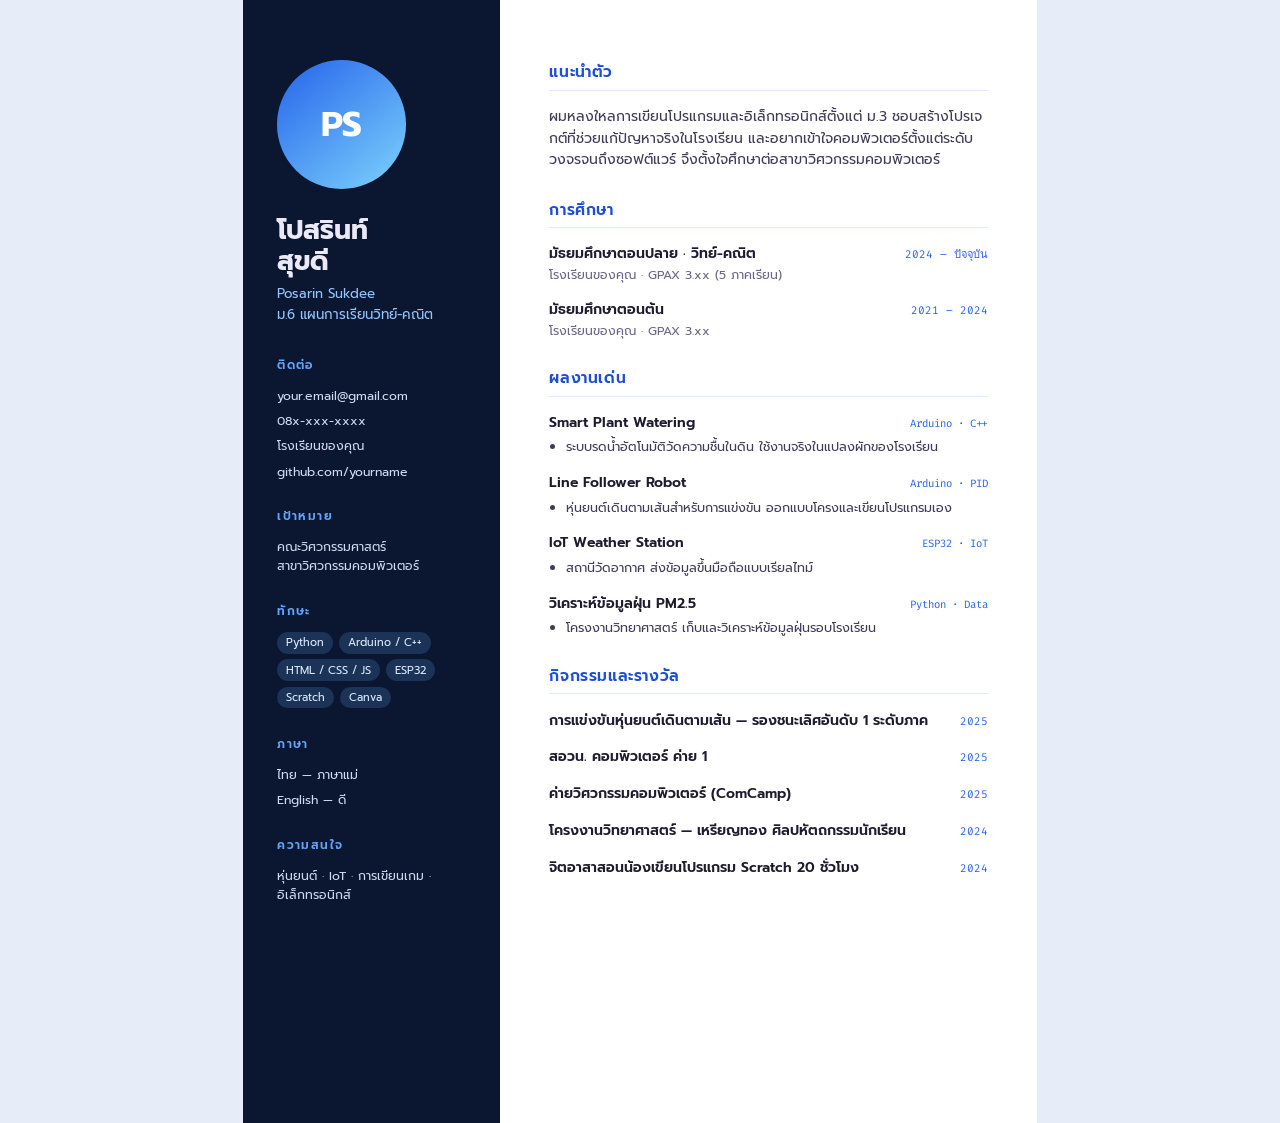
<file: resume.html>
<!DOCTYPE html>
<html lang="th">
<head>
  <meta charset="UTF-8" />
  <title>Posarin Sukdee — Portfolio</title>
  <!--
    แก้ข้อมูลในไฟล์นี้ แล้วสร้าง portfolio.pdf ใหม่ได้ 2 วิธี:
    1) เปิดไฟล์นี้ใน Chrome > Ctrl+P > Destination: Save as PDF > ตั้ง Margins: None > เปิด Background graphics > Save เป็น portfolio.pdf
    2) หรือให้ Claude สร้างให้ใหม่
  -->
  <link href="https://fonts.googleapis.com/css2?family=Prompt:wght@300;400;500;600;700&family=Fira+Code:wght@400;500&display=swap" rel="stylesheet" />
  <style>
    @page { size: A4; margin: 0; }
    * { margin: 0; padding: 0; box-sizing: border-box; }
    body { font-family: "Prompt", sans-serif; color: #1e1b2e; background: #e6edf8; font-size: 10.5pt; line-height: 1.55; -webkit-print-color-adjust: exact; print-color-adjust: exact; }
    .page { width: 210mm; height: 297mm; margin: 0 auto; background: #fff; display: grid; grid-template-columns: 68mm 1fr; overflow: hidden; }
    aside { background: #0b1630; color: #ece9f7; padding: 16mm 9mm; }
    .avatar { width: 34mm; height: 34mm; border-radius: 50%; margin-bottom: 7mm; display: grid; place-items: center; font-size: 26pt; font-weight: 700; color: #fff; background: linear-gradient(140deg, #2563eb, #7dd3fc); }
    aside h1 { font-size: 20pt; line-height: 1.15; font-weight: 700; }
    aside .role { color: #93c5fd; margin: 2mm 0 8mm; font-size: 10pt; }
    aside h3 { font-size: 9pt; letter-spacing: 0.12em; color: #60a5fa; margin: 7mm 0 3mm; font-weight: 600; }
    aside p, aside li { font-size: 9.3pt; color: #cfdbf2; }
    aside ul { list-style: none; display: flex; flex-direction: column; gap: 1.6mm; }
    .tags { display: flex; flex-wrap: wrap; gap: 1.5mm; }
    .tags span { font-size: 8.3pt; padding: 0.6mm 2.4mm; border-radius: 3mm; background: rgba(96, 165, 250, 0.2); color: #dbeafe; }
    main { padding: 16mm 13mm; }
    main h2 { font-size: 11.5pt; color: #1d4ed8; font-weight: 600; letter-spacing: 0.04em; padding-bottom: 1.5mm; margin: 0 0 4mm; border-bottom: 1.5px solid #dbeafe; }
    section { margin-bottom: 7mm; }
    .summary { color: #3f3a56; }
    .item { margin-bottom: 4mm; }
    .item-head { display: flex; justify-content: space-between; align-items: baseline; gap: 4mm; }
    .item h4 { font-size: 10.5pt; font-weight: 600; }
    .item .date { font-family: "Fira Code", monospace; font-size: 8.3pt; color: #2563eb; white-space: nowrap; }
    .item .org { color: #6b6585; font-size: 9.3pt; }
    .item ul { margin: 1mm 0 0 4.5mm; color: #3f3a56; font-size: 9.5pt; }
    .stack { font-family: "Fira Code", monospace; font-size: 8pt; color: #2563eb; }
  </style>
</head>
<body>
  <div class="page">
    <aside>
      <div class="avatar">PS</div>
      <h1>โปสรินท์<br />สุขดี</h1>
      <p class="role">Posarin Sukdee<br />ม.6 แผนการเรียนวิทย์-คณิต</p>

      <h3>ติดต่อ</h3>
      <ul>
        <li>your.email@gmail.com</li>
        <li>08x-xxx-xxxx</li>
        <li>โรงเรียนของคุณ</li>
        <li>github.com/yourname</li>
      </ul>

      <h3>เป้าหมาย</h3>
      <p>คณะวิศวกรรมศาสตร์<br />สาขาวิศวกรรมคอมพิวเตอร์</p>

      <h3>ทักษะ</h3>
      <div class="tags"><span>Python</span><span>Arduino / C++</span><span>HTML / CSS / JS</span><span>ESP32</span><span>Scratch</span><span>Canva</span></div>

      <h3>ภาษา</h3>
      <ul><li>ไทย — ภาษาแม่</li><li>English — ดี</li></ul>

      <h3>ความสนใจ</h3>
      <p>หุ่นยนต์ · IoT · การเขียนเกม · อิเล็กทรอนิกส์</p>
    </aside>

    <main>
      <section>
        <h2>แนะนำตัว</h2>
        <p class="summary">
          ผมหลงใหลการเขียนโปรแกรมและอิเล็กทรอนิกส์ตั้งแต่ ม.3 ชอบสร้างโปรเจกต์ที่ช่วยแก้ปัญหาจริงในโรงเรียน
          และอยากเข้าใจคอมพิวเตอร์ตั้งแต่ระดับวงจรจนถึงซอฟต์แวร์ จึงตั้งใจศึกษาต่อสาขาวิศวกรรมคอมพิวเตอร์
        </p>
      </section>

      <section>
        <h2>การศึกษา</h2>
        <div class="item">
          <div class="item-head"><h4>มัธยมศึกษาตอนปลาย · วิทย์-คณิต</h4><span class="date">2024 – ปัจจุบัน</span></div>
          <p class="org">โรงเรียนของคุณ · GPAX 3.xx (5 ภาคเรียน)</p>
        </div>
        <div class="item">
          <div class="item-head"><h4>มัธยมศึกษาตอนต้น</h4><span class="date">2021 – 2024</span></div>
          <p class="org">โรงเรียนของคุณ · GPAX 3.xx</p>
        </div>
      </section>

      <section>
        <h2>ผลงานเด่น</h2>
        <div class="item">
          <div class="item-head"><h4>Smart Plant Watering</h4><span class="stack">Arduino · C++</span></div>
          <ul><li>ระบบรดน้ำอัตโนมัติวัดความชื้นในดิน ใช้งานจริงในแปลงผักของโรงเรียน</li></ul>
        </div>
        <div class="item">
          <div class="item-head"><h4>Line Follower Robot</h4><span class="stack">Arduino · PID</span></div>
          <ul><li>หุ่นยนต์เดินตามเส้นสำหรับการแข่งขัน ออกแบบโครงและเขียนโปรแกรมเอง</li></ul>
        </div>
        <div class="item">
          <div class="item-head"><h4>IoT Weather Station</h4><span class="stack">ESP32 · IoT</span></div>
          <ul><li>สถานีวัดอากาศ ส่งข้อมูลขึ้นมือถือแบบเรียลไทม์</li></ul>
        </div>
        <div class="item">
          <div class="item-head"><h4>วิเคราะห์ข้อมูลฝุ่น PM2.5</h4><span class="stack">Python · Data</span></div>
          <ul><li>โครงงานวิทยาศาสตร์ เก็บและวิเคราะห์ข้อมูลฝุ่นรอบโรงเรียน</li></ul>
        </div>
      </section>

      <section>
        <h2>กิจกรรมและรางวัล</h2>
        <div class="item"><div class="item-head"><h4>การแข่งขันหุ่นยนต์เดินตามเส้น — รองชนะเลิศอันดับ 1 ระดับภาค</h4><span class="date">2025</span></div></div>
        <div class="item"><div class="item-head"><h4>สอวน. คอมพิวเตอร์ ค่าย 1</h4><span class="date">2025</span></div></div>
        <div class="item"><div class="item-head"><h4>ค่ายวิศวกรรมคอมพิวเตอร์ (ComCamp)</h4><span class="date">2025</span></div></div>
        <div class="item"><div class="item-head"><h4>โครงงานวิทยาศาสตร์ — เหรียญทอง ศิลปหัตถกรรมนักเรียน</h4><span class="date">2024</span></div></div>
        <div class="item"><div class="item-head"><h4>จิตอาสาสอนน้องเขียนโปรแกรม Scratch 20 ชั่วโมง</h4><span class="date">2024</span></div></div>
      </section>
    </main>
  </div>
</body>
</html>
</file>
